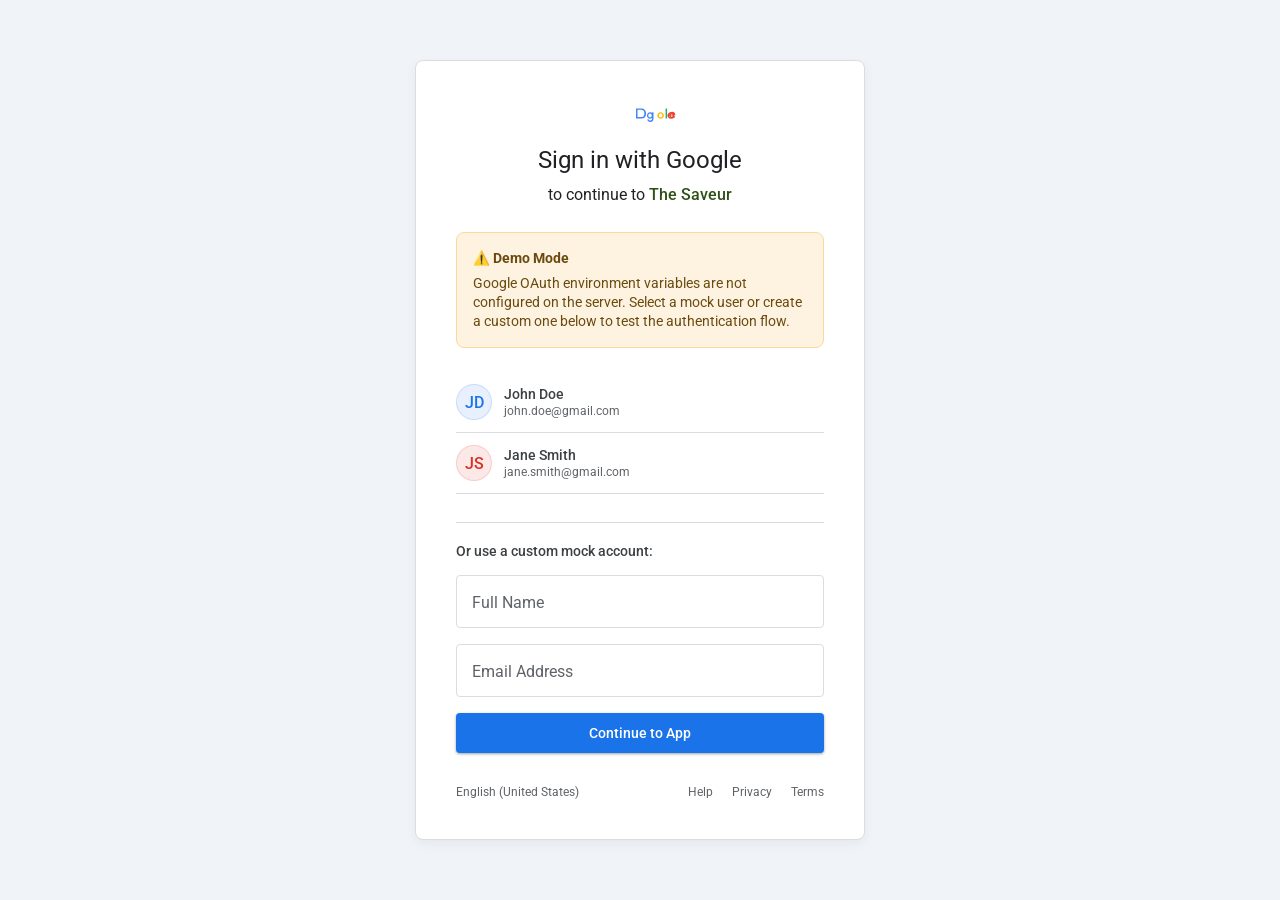
<file: templates/mock_google_consent.html>
<!DOCTYPE html>
<html lang="en">
<head>
  <meta charset="UTF-8">
  <meta name="viewport" content="width=device-width, initial-scale=1.0">
  <title>Sign in – Google Accounts</title>
  <link href="https://fonts.googleapis.com/css2?family=Roboto:wght@300;400;500;700&display=swap" rel="stylesheet">
  <style>
    :root {
      --google-blue: #1a73e8;
      --google-gray: #5f6368;
      --google-light-gray: #dadce0;
      --google-bg: #ffffff;
      --border-radius: 8px;
    }

    * {
      box-sizing: border-box;
      margin: 0;
      padding: 0;
    }

    body {
      font-family: 'Roboto', sans-serif;
      background-color: #f0f4f9;
      color: #202124;
      display: flex;
      align-items: center;
      justify-content: center;
      min-height: 100vh;
      padding: 24px;
    }

    .container {
      background-color: var(--google-bg);
      border: 1px solid var(--google-light-gray);
      border-radius: var(--border-radius);
      width: 100%;
      max-width: 450px;
      padding: 40px;
      box-shadow: 0 4px 12px rgba(0,0,0,0.05);
      position: relative;
      overflow: hidden;
    }

    @media (max-width: 450px) {
      body {
        background-color: #ffffff;
      }
      .container {
        border: none;
        box-shadow: none;
        padding: 20px 10px;
      }
    }

    .logo-container {
      text-align: center;
      margin-bottom: 16px;
    }

    .google-logo {
      height: 24px;
      display: inline-block;
    }

    .title {
      font-size: 24px;
      font-weight: 400;
      line-height: 1.33;
      color: #202124;
      text-align: center;
      margin-bottom: 8px;
    }

    .subtitle {
      font-size: 16px;
      color: #202124;
      text-align: center;
      margin-bottom: 28px;
    }

    .app-name {
      font-weight: 500;
      color: #2D5016; /* The Saveur Green */
    }

    /* Demo Notice Box */
    .demo-notice {
      background-color: #fdf3e0;
      border: 1px solid #f9db9c;
      border-radius: var(--border-radius);
      padding: 16px;
      margin-bottom: 24px;
      font-size: 0.85rem;
      line-height: 1.4;
      color: #6a4a0f;
    }

    .demo-notice h4 {
      font-weight: 700;
      margin-bottom: 6px;
      display: flex;
      align-items: center;
      gap: 6px;
    }

    /* Accounts List */
    .accounts-list {
      margin-bottom: 28px;
    }

    .account-item {
      display: flex;
      align-items: center;
      padding: 12px 0;
      border-bottom: 1px solid var(--google-light-gray);
      cursor: pointer;
      transition: background-color 0.2s ease;
      text-decoration: none;
      color: inherit;
    }

    .account-item:hover {
      background-color: #f8f9fa;
    }

    .avatar {
      width: 36px;
      height: 36px;
      border-radius: 50%;
      background-color: #e8f0fe;
      color: var(--google-blue);
      font-weight: 500;
      font-size: 16px;
      display: flex;
      align-items: center;
      justify-content: center;
      margin-right: 12px;
      text-transform: uppercase;
      border: 1px solid rgba(26,115,232,0.15);
    }

    .account-info {
      flex: 1;
      text-align: left;
    }

    .account-name {
      font-size: 14px;
      font-weight: 500;
      color: #3c4043;
    }

    .account-email {
      font-size: 12px;
      color: var(--google-gray);
      margin-top: 2px;
    }

    /* Custom Input Form */
    .custom-form {
      border-top: 1px solid var(--google-light-gray);
      padding-top: 20px;
    }

    .form-title {
      font-size: 14px;
      font-weight: 500;
      color: #3c4043;
      margin-bottom: 16px;
    }

    .input-field {
      position: relative;
      margin-bottom: 16px;
    }

    .input-field input {
      width: 100%;
      padding: 16px 12px;
      border: 1px solid var(--google-light-gray);
      border-radius: 4px;
      font-family: inherit;
      font-size: 16px;
      outline: none;
      transition: border-color 0.2s;
    }

    .input-field input:focus {
      border-color: var(--google-blue);
      border-width: 2px;
      padding: 15px 11px; /* adjust for border width */
    }

    .input-field label {
      position: absolute;
      left: 12px;
      top: 50%;
      transform: translateY(-50%);
      background-color: var(--google-bg);
      padding: 0 4px;
      color: var(--google-gray);
      transition: all 0.2s;
      pointer-events: none;
      font-size: 16px;
    }

    .input-field input:focus ~ label,
    .input-field input:not(:placeholder-shown) ~ label {
      top: 0;
      font-size: 12px;
      color: var(--google-blue);
    }

    .submit-btn {
      width: 100%;
      background-color: var(--google-blue);
      color: white;
      border: none;
      border-radius: 4px;
      padding: 12px 24px;
      font-family: inherit;
      font-size: 14px;
      font-weight: 500;
      cursor: pointer;
      transition: background-color 0.2s;
      box-shadow: 0 1px 2px 0 rgba(60,64,67,0.3), 0 1px 3px 1px rgba(60,64,67,0.15);
    }

    .submit-btn:hover {
      background-color: #1557b0;
    }

    .submit-btn:active {
      background-color: #1c3d5a;
    }

    .footer {
      display: flex;
      justify-content: space-between;
      margin-top: 32px;
      font-size: 12px;
      color: var(--google-gray);
    }

    .footer a {
      color: var(--google-gray);
      text-decoration: none;
      margin-left: 16px;
    }

    .footer a:hover {
      color: #202124;
    }
  </style>
</head>
<body>

  <div class="container">
    <!-- Google Logo -->
    <div class="logo-container">
      <svg class="google-logo" viewBox="0 0 74 24" width="74" height="24">
        <path fill="#EA4335" d="M67.8 11.2c-1.8 0-3.3 1.5-3.3 3.3s1.5 3.3 3.3 3.3 3.3-1.5 3.3-3.3-1.5-3.3-3.3-3.3zm0 5.3c-.9 0-1.8-.8-1.8-2s.8-2 1.8-2 1.8.8 1.8 2-.9 2-1.8 2z"/>
        <path fill="#FBBC05" d="M57.6 11.2c-1.8 0-3.3 1.5-3.3 3.3s1.5 3.3 3.3 3.3 3.3-1.5 3.3-3.3-1.5-3.3-3.3-3.3zm0 5.3c-.9 0-1.8-.8-1.8-2s.8-2 1.8-2 1.8.8 1.8 2-.9 2-1.8 2z"/>
        <path fill="#4285F4" d="M47.1 11.2c-1.8 0-3.1 1.5-3.1 3.3s1.3 3.3 3.1 3.3c.9 0 1.6-.4 2-1v.8c0 1.3-.7 2-1.8 2-1 0-1.6-.7-1.8-1.3l-1.3.5c.4 1 1.4 2.1 3.1 2.1 1.8 0 3.2-1.1 3.2-3.5v-6.2h-1.4v.8c-.4-.5-1.1-.8-2-.8zm-.1 5.3c-.9 0-1.7-.8-1.7-2s.8-2 1.7-2 1.7.8 1.7 2-.8 2-1.7 2z"/>
        <path fill="#34A853" d="M62.6 7.4h1.5v10.1h-1.5z"/>
        <path fill="#4285F4" d="M38.5 7.4H33v10.1h5.5c2.9 0 4.6-2.1 4.6-5.1s-1.7-5-4.6-5zm-.2 8.7H34.5v-7.3h3.8c1.9 0 3.1 1.3 3.1 3.6s-1.2 3.7-3.1 3.7z"/>
        <path fill="#EA4335" d="M72.9 14.5h-5.2c.1.9.9 1.5 1.7 1.5.7 0 1.3-.3 1.6-.9l1.3.5c-.5 1-1.6 1.8-2.9 1.8-2 0-3.4-1.5-3.4-3.3 0-2 1.4-3.4 3.3-3.4 2 0 3 1.5 3 3.3 0 .2 0 .4-.1.5zm-3.8-2.1c-.7 0-1.3.5-1.4 1.1h2.8c-.1-.7-.7-1.1-1.4-1.1z"/>
      </svg>
    </div>

    <!-- Header Title -->
    <h1 class="title">Sign in with Google</h1>
    <p class="subtitle">to continue to <span class="app-name">The Saveur</span></p>

    <!-- Developer/Demo Notice -->
    <div class="demo-notice">
      <h4>⚠️ Demo Mode</h4>
      <p>Google OAuth environment variables are not configured on the server. Select a mock user or create a custom one below to test the authentication flow.</p>
    </div>

    <!-- Predefined Mock Accounts -->
    <div class="accounts-list">
      <a href="{{ url_for('google_callback', mock_email='john.doe@gmail.com', mock_name='John Doe') }}" class="account-item">
        <div class="avatar" style="background-color: #e8f0fe;">JD</div>
        <div class="account-info">
          <div class="account-name">John Doe</div>
          <div class="account-email">john.doe@gmail.com</div>
        </div>
      </a>

      <a href="{{ url_for('google_callback', mock_email='jane.smith@gmail.com', mock_name='Jane Smith') }}" class="account-item">
        <div class="avatar" style="background-color: #fce8e6; color: #d93025; border-color: rgba(217,48,37,0.15)">JS</div>
        <div class="account-info">
          <div class="account-name">Jane Smith</div>
          <div class="account-email">jane.smith@gmail.com</div>
        </div>
      </a>
    </div>

    <!-- Custom Mock Form -->
    <div class="custom-form">
      <div class="form-title">Or use a custom mock account:</div>
      <form action="{{ url_for('google_callback') }}" method="GET">
        <div class="input-field">
          <input type="text" id="mock_name" name="mock_name" placeholder=" " required>
          <label for="mock_name">Full Name</label>
        </div>

        <div class="input-field">
          <input type="email" id="mock_email" name="mock_email" placeholder=" " required>
          <label for="mock_email">Email Address</label>
        </div>

        <button type="submit" class="submit-btn">Continue to App</button>
      </form>
    </div>

    <!-- Footer -->
    <div class="footer">
      <div>English (United States)</div>
      <div>
        <a href="#">Help</a>
        <a href="#">Privacy</a>
        <a href="#">Terms</a>
      </div>
    </div>
  </div>

</body>
</html>
</file>
